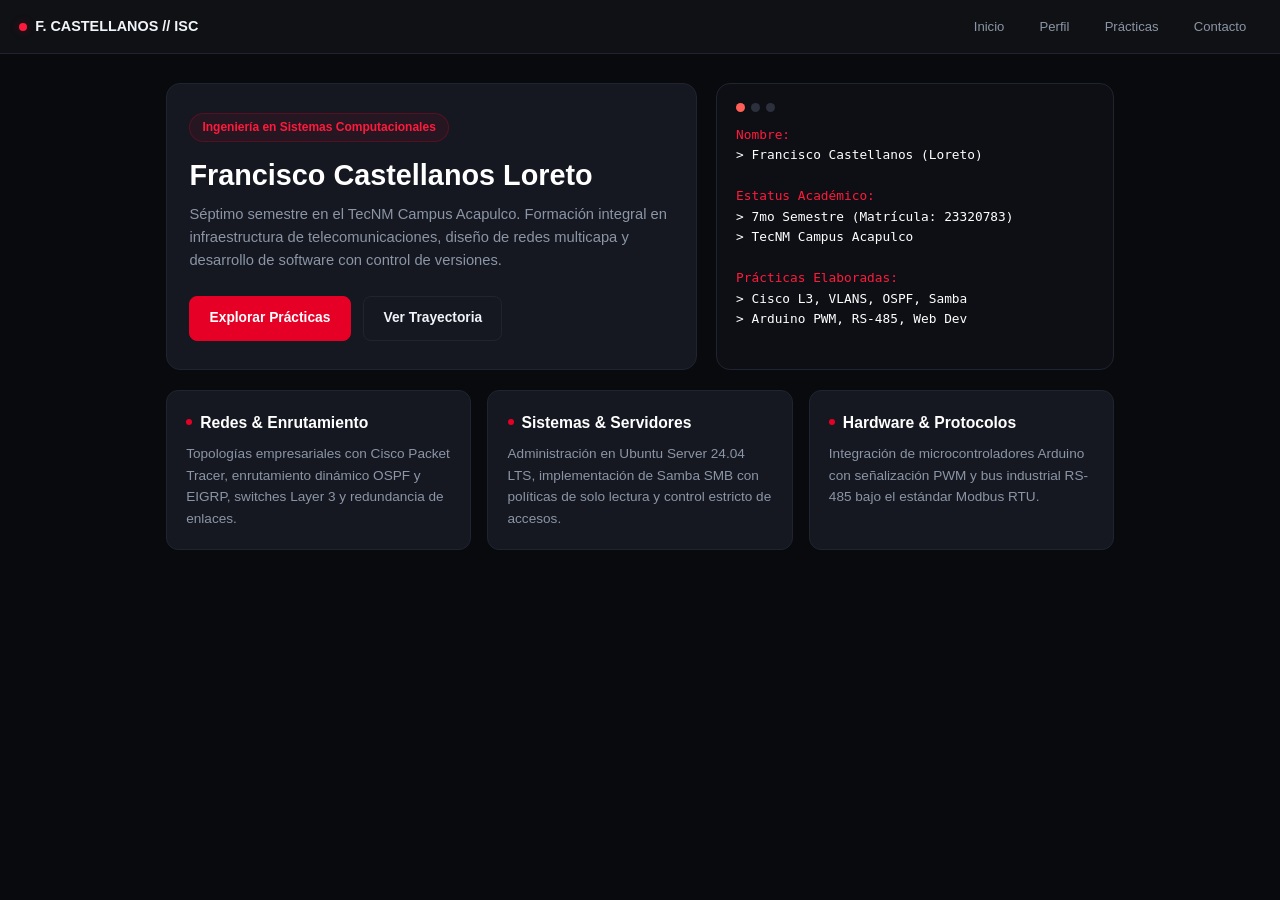
<file: index.html>
<!DOCTYPE html>
<html lang="es">
<head>
    <meta charset="UTF-8">
    <meta name="viewport" content="width=device-width, initial-scale=1.0">
    <title>Francisco Castellanos | ISC Portfolio</title>
    <link rel="stylesheet" href="estilos.css">
    <style>
        html, body { 
            height: 100%; 
            margin: 0; 
            padding: 0; 
            overflow: hidden;
            display: flex;
            flex-direction: column;
        }
        .main-frame {
            flex: 1;
            width: 100%;
            border: none;
        }
    </style>
</head>
<body>

    <header class="nav-shell">
        <div class="nav-brand">
            <span class="brand-dot"></span>
            <span>F. CASTELLANOS // ISC</span>
        </div>
        <ul class="nav-links">
            <li><a href="inicio.html" target="vistaFrame">Inicio</a></li>
            <li><a href="sobre.html" target="vistaFrame">Perfil</a></li>
            <li><a href="portafolio.html" target="vistaFrame">Prácticas</a></li>
            <li><a href="contacto.html" target="vistaFrame">Contacto</a></li>
        </ul>
    </header>

    <iframe name="vistaFrame" class="main-frame" src="inicio.html" title="Visualizador de contenidos"></iframe>

</body>
</html>
</file>
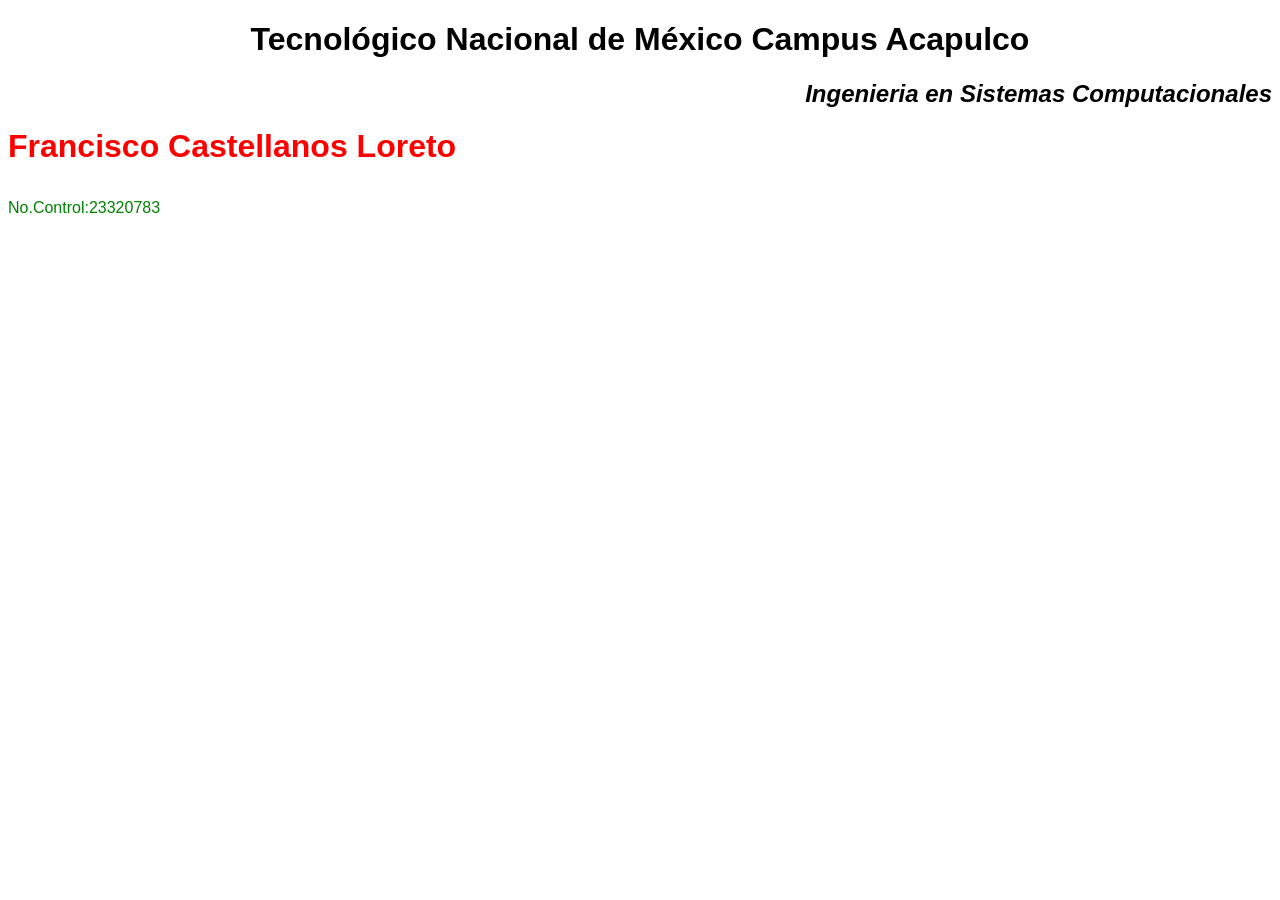
<file: Practica 1/index.html>
<!doctype html>
<html lang="en">
  <head>
    <meta charset="UTF-8" />
    <meta name="viewport" content="width=device-width, initial-scale=1.0" />
    <title>Practica 1</title>
    <style>
      body {
        font-family: arial;
        color: black;
      }
    </style>
  </head>
  <body>
    <h1 align="center">Tecnológico Nacional de México Campus Acapulco</h1>
    <h2 align="right"><i>Ingenieria en Sistemas Computacionales</i></h2>
    <h3><b> <font size="6" color="red">Francisco Castellanos Loreto</b></h3>
    <font size="3" color="green">No.Control:23320783</font>
  </body>
</html>
</file>
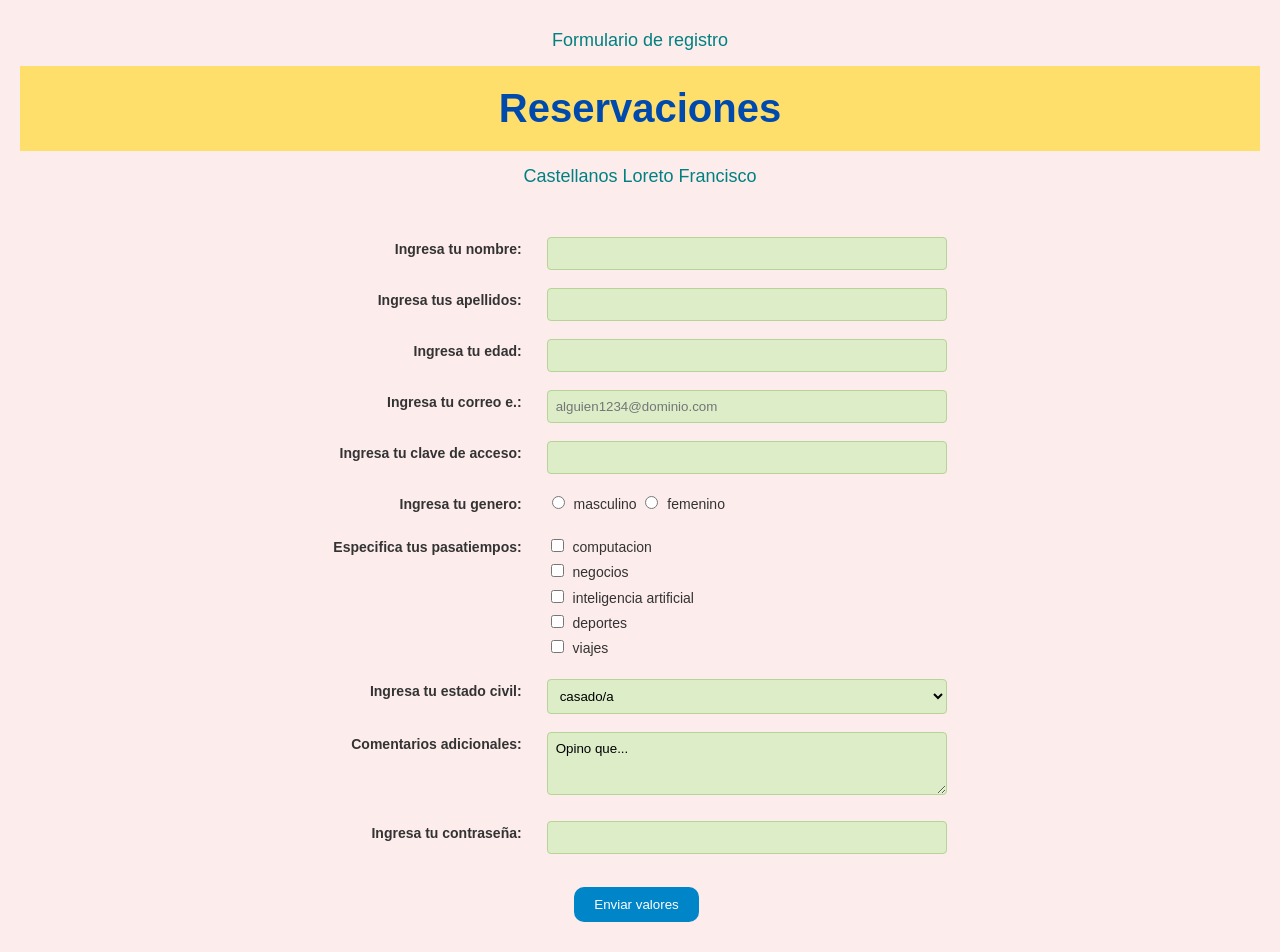
<file: Practica 4/index.html>
<!DOCTYPE html>
<html lang="es">
  <head>
    <meta charset="UTF-8">
    <meta name="viewport" content="width=device-width, initial-scale=1.0">
    <title>Practica 4 - Formulario</title>

    <style>
      * {
        box-sizing: border-box;
        font-family: Arial, Helvetica, sans-serif; 
      }
      
      body {
        background-color: #fceceb;
        margin: 0;
        padding: 20px;
      }

      header {
        text-align: center;
        font-weight: bold;
        margin-bottom: 40px;
      }

      h2 {
        color: #008080; 
        font-size: 18px;
        margin: 10px 0;
        font-weight: normal;
      }

      div {
        background-color: #ffdf6b;
        padding: 20px;
        margin: 15px 0;
      }

      h1 {
        color: #004aad;
        margin: 0;
        font-size: 40px;
      }

      table {
        margin: 0 auto;
      }

      td {
        padding: 8px;
        vertical-align: top;
        font-size: 14px;
        color: #333;
        line-height: 1.8;
      }

      td:first-child {
        text-align: right;
        padding-right: 15px;
        font-weight: bold;
      }

      input[type="text"],
      input[type="email"],
      input[type="password"],
      select,
      textarea {
        width: 400px;
        padding: 8px;
        background-color: #dcedc8;
        border-radius: 4px;
        border: 1px solid #b5d596;
      }
      
      input[type="radio"],
      input[type="checkbox"] {
        margin-right: 5px;
      }
      
      input[type="submit"] {
        padding: 10px 20px;
        background-color: #0085c8;
        color: #fff;
        border: none;
        border-radius: 10px;
        margin-top: 15px;
        cursor: pointer;
      }
    </style>
  </head>
  <body>
    
    <header>
      <h2>Formulario de registro</h2>
      <div>
        <h1>Reservaciones</h1>
      </div>
      <h2>Castellanos Loreto Francisco</h2>
    </header>

    <form action="">
      <table>
        <tbody>
          <tr>
            <td>Ingresa tu nombre:</td>
            <td><input type="text"></td>
          </tr>
          <tr>
            <td>Ingresa tus apellidos:</td>
            <td><input type="text"></td>
          </tr>
          <tr>
            <td>Ingresa tu edad:</td>
            <td><input type="text"></td>
          </tr>
          <tr>
            <td>Ingresa tu correo e.:</td>
            <td><input type="email" placeholder="alguien1234@dominio.com"></td>
          </tr>
          <tr>
            <td>Ingresa tu clave de acceso:</td>
            <td><input type="password"></td>
          </tr>
          <tr>
            <td>Ingresa tu genero:</td>
            <td>
              <input type="radio" name="genero" value="masculino" id="masculino"> <label for="masculino">masculino</label>
              <input type="radio" name="genero" value="femenino" id="femenino"> <label for="femenino">femenino</label>
            </td>
          </tr>
          <tr>
            <td>Especifica tus pasatiempos:</td>
            <td>
              <input type="checkbox" id="computacion"> <label for="computacion">computacion</label><br>
              <input type="checkbox" id="negocios"> <label for="negocios">negocios</label><br>
              <input type="checkbox" id="ia"> <label for="ia">inteligencia artificial</label><br>
              <input type="checkbox" id="deportes"> <label for="deportes">deportes</label><br>
              <input type="checkbox" id="viajes"> <label for="viajes">viajes</label>
            </td>
          </tr>
          <tr>
            <td>Ingresa tu estado civil:</td>
            <td>
              <select name="estado_civil">
                <option value="casado/a">casado/a</option>
                <option value="soltero/a">soltero/a</option>
              </select>
            </td>
          </tr>
          <tr>
            <td>Comentarios adicionales:</td>
            <td>
              <textarea rows="3">Opino que... </textarea>
            </td>
          </tr>
          <tr>
            <td>Ingresa tu contraseña:</td>
            <td><input type="password"></td>
          </tr>
          <tr>
            <td colspan="2" style="text-align: center;">
              <input type="submit" value="Enviar valores">
            </td>
          </tr>
        </tbody>
      </table>
    </form>

  </body>
</html>
</file>
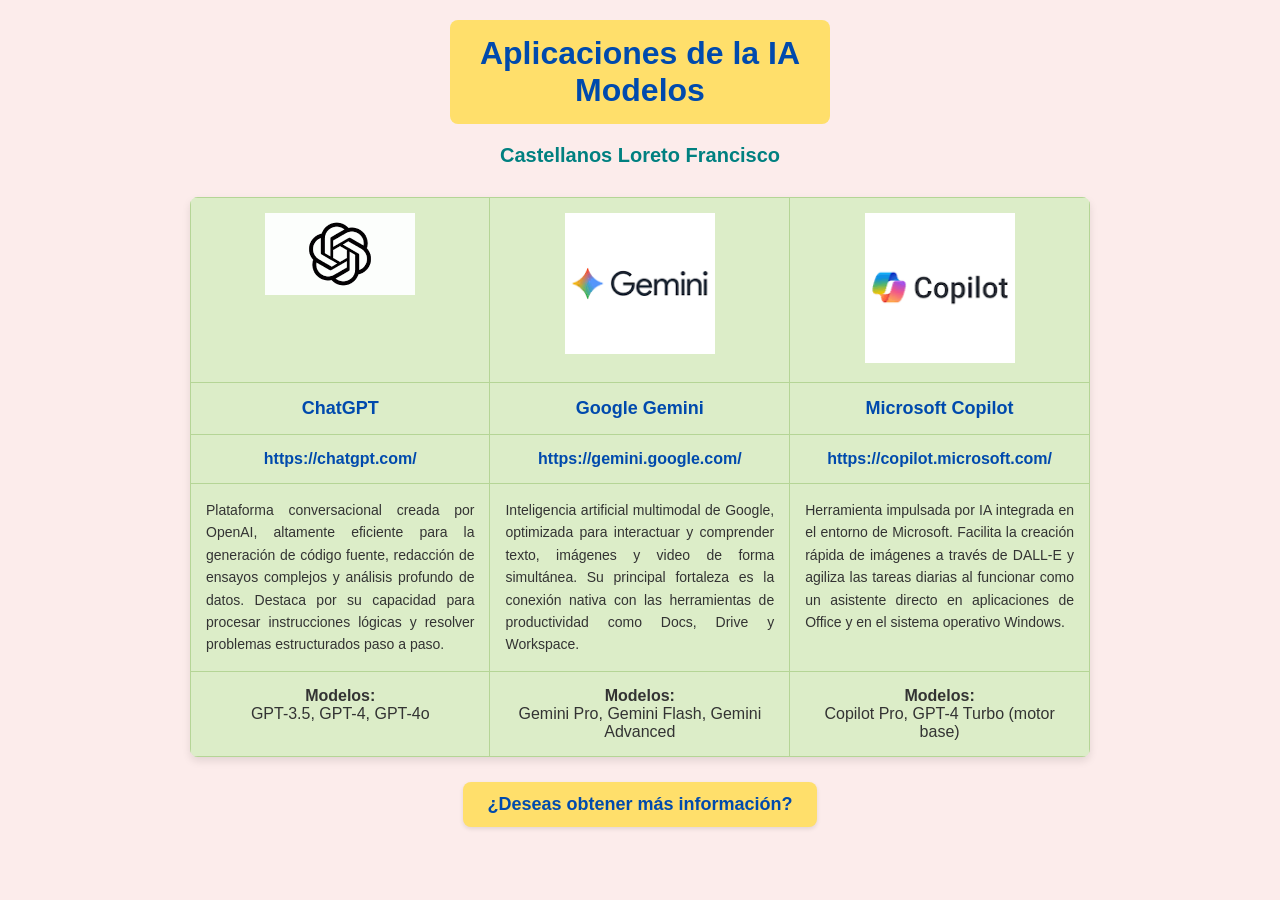
<file: Practica 5/index.html>
<!doctype html>
<html lang="es">
  <head>
    <meta charset="UTF-8" />
    <meta name="viewport" content="width=device-width, initial-scale=1.0" />
    <title>Práctica 5 - Modelos de IA</title>
    
    <style>
      * {
        box-sizing: border-box;
        font-family: Arial, Helvetica, sans-serif; 
      }

      body {
        background-color: #fceceb; 
        color: #333;
        margin: 0;
        padding: 20px;
      }

      .encabezado {
        text-align: center;
        margin-bottom: 30px;
      }

      .caja-titulo {
        background-color: #ffdf6b; 
        padding: 15px 30px;
        display: inline-block;
        border-radius: 8px;
        margin-bottom: 10px;
      }

      h1 {
        margin: 0;
        font-size: 32px;
        color: #004aad;
      }

      h3.autor {
        font-size: 20px;
        color: #008080;
        margin: 10px 0 0 0;
      }

      main {
        width: 900px;
        display: flex;
        justify-content: center;
        flex-direction: column;
        align-items: center;
        margin: auto;
      }

      table {
        border-collapse: collapse;
        width: 100%;
        background-color: #dcedc8; 
        border-radius: 8px;
        overflow: hidden;
        box-shadow: 0 4px 8px rgba(0,0,0,0.1);
      }

      td {
        padding: 15px;
        border: 1px solid #b5d596;
        vertical-align: top;
        text-align: center;
      }

      .titulo-ia {
        font-size: 18px;
        font-weight: bold;
        color: #004aad;
      }

      .descripcion {
        text-align: justify;
        font-size: 14px;
        line-height: 1.6;
      }

      a {
        color: #004aad;
        text-decoration: none;
        font-weight: bold;
      }

      a:hover {
        text-decoration: underline;
        color: #0085c8;
      }
      
      .link-info {
        display: inline-block;
        margin-top: 25px;
        font-size: 18px;
        padding: 12px 24px;
        background-color: #ffdf6b;
        color: #004aad;
        border-radius: 8px;
        font-weight: bold;
        box-shadow: 0 2px 4px rgba(0,0,0,0.1);
      }

      .link-info:hover {
        background-color: #ffd447;
        text-decoration: none;
      }
    </style>
  </head>
  <body>
    
    <div class="encabezado">
      <div class="caja-titulo">
        <h1>Aplicaciones de la IA <br />Modelos</h1>
      </div>
      <h3 class="autor">Castellanos Loreto Francisco</h3>
    </div>

    <main>
      <center>
        <table>
          <tr>
            <td width="300px">
              <img width="150px" src="./1.png" alt="ChatGPT" />
            </td>
            <td width="300px">
              <img width="150px" src="./2.png" alt="Gemini" />
            </td>
            <td width="300px">
              <img width="150px" src="./3.png" alt="Copilot" />
            </td>
          </tr>
          
          <tr>
            <td class="titulo-ia">ChatGPT</td>
            <td class="titulo-ia">Google Gemini</td>
            <td class="titulo-ia">Microsoft Copilot</td>
          </tr>
          
          <tr>
            <td><a href="https://chatgpt.com/" target="_blank">https://chatgpt.com/</a></td>
            <td><a href="https://gemini.google.com/" target="_blank">https://gemini.google.com/</a></td>
            <td><a href="https://copilot.microsoft.com/" target="_blank">https://copilot.microsoft.com/</a></td>
          </tr>
          
          <tr>
            <td class="descripcion">
              Plataforma conversacional creada por OpenAI, altamente eficiente para la generación de código fuente, redacción de ensayos complejos y análisis profundo de datos. Destaca por su capacidad para procesar instrucciones lógicas y resolver problemas estructurados paso a paso.
            </td>
            <td class="descripcion">
              Inteligencia artificial multimodal de Google, optimizada para interactuar y comprender texto, imágenes y video de forma simultánea. Su principal fortaleza es la conexión nativa con las herramientas de productividad como Docs, Drive y Workspace.
            </td>
            <td class="descripcion">
              Herramienta impulsada por IA integrada en el entorno de Microsoft. Facilita la creación rápida de imágenes a través de DALL-E y agiliza las tareas diarias al funcionar como un asistente directo en aplicaciones de Office y en el sistema operativo Windows.
            </td>
          </tr>
          
          <tr>
            <td><strong>Modelos:</strong><br>GPT-3.5, GPT-4, GPT-4o</td>
            <td><strong>Modelos:</strong><br>Gemini Pro, Gemini Flash, Gemini Advanced</td>
            <td><strong>Modelos:</strong><br>Copilot Pro, GPT-4 Turbo (motor base)</td>
          </tr>
        </table>
      </center>
      
      <a class="link-info" href="masinfo.html"> ¿Deseas obtener más información? </a>
    </main>
  </body>
</html>
</file>
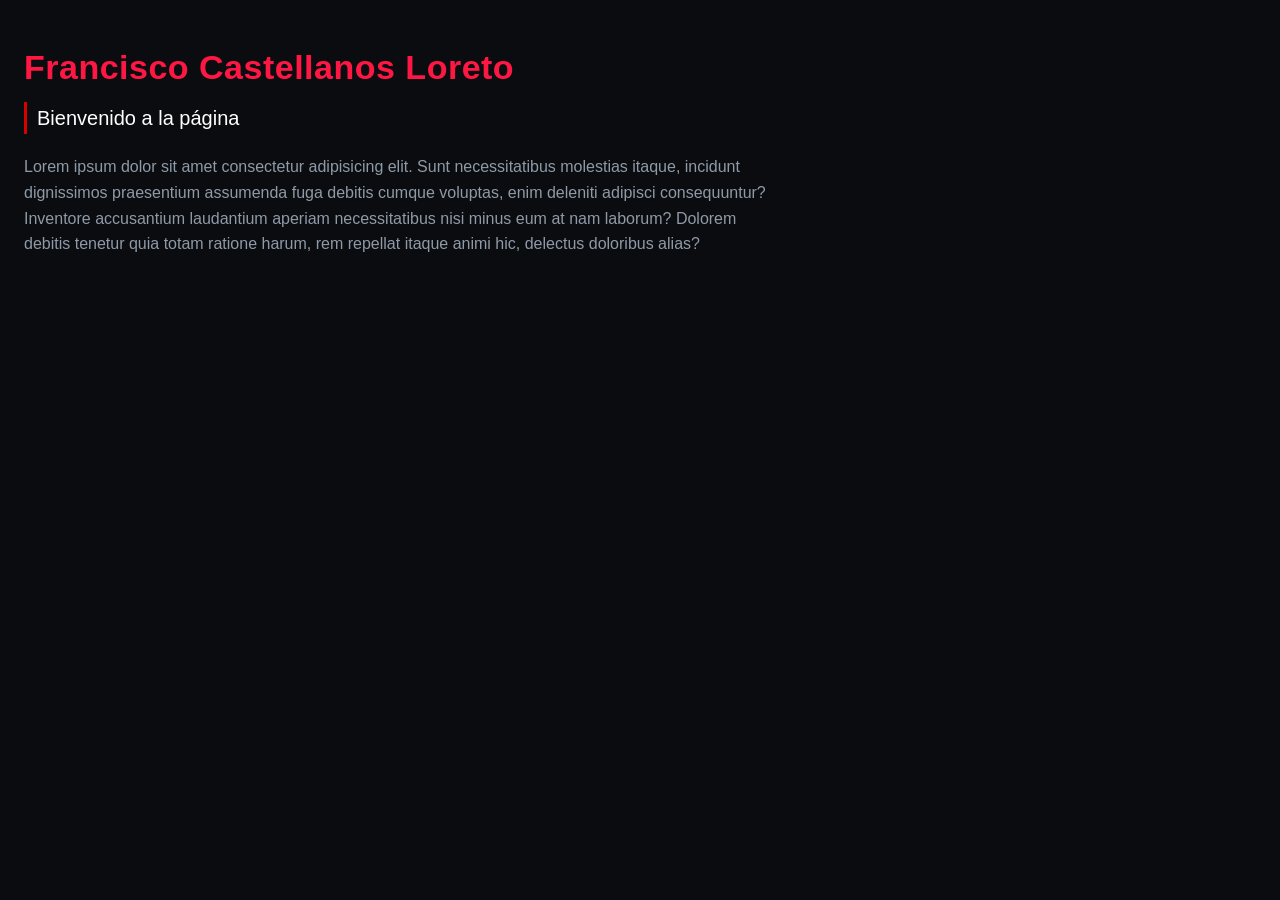
<file: Practica 6/index.html>
<!DOCTYPE html>
<html lang="es">
<head>
    <meta charset="UTF-8">
    <meta name="viewport" content="width=device-width, initial-scale=1.0">
    <title>Media Queries | Francisco Castellanos Loreto</title>
    <style>
        * {
            box-sizing: border-box;
            margin: 0;
            padding: 0;
        }

        body {
            font-family: -apple-system, BlinkMacSystemFont, "Segoe UI", Roboto, Helvetica, Arial, sans-serif;
            line-height: 1.6;
            padding: 40px 24px;
            transition: background-color 0.3s ease;
        }

        /* Pantallas de escritorio (801px en adelante) */
        body {
            background-color: #0b0c10;
            color: #c5c6c7;
        }

        h1 {
            font-family: Helvetica, Geneva, Arial, sans-serif;
            color: #ff1744; /* Rojo intenso */
            font-size: 34px;
            margin-bottom: 8px;
            letter-spacing: 0.5px;
        }

        h2 {
            color: #ffffff;
            font-size: 20px;
            font-weight: 500;
            margin-bottom: 20px;
            border-left: 3px solid #d50000;
            padding-left: 10px;
        }

        p {
            max-width: 750px;
            color: #8f9aa7;
            font-size: 16px;
        }

        /* Tablets / Pantallas medianas (550px a 800px) */
        @media (max-width: 800px) and (min-width: 550px) {
            body { 
                background-color: #14171d; 
            }

            h1 {
                font-family: Helvetica, Geneva, Arial, sans-serif;
                color: #d50000;
                font-size: 42px;
            }

            h2 {
                color: #e6edf3;
                font-size: 22px;
                border-left-color: #ff1744;
            }

            p {
                color: #9da7b3;
                font-size: 15px;
            }
        }
        
        /* Dispositivos móviles (hasta 550px) */
        @media (max-width: 550px) {
            body {
                background-color: #07080a;
                padding: 24px 16px;
            }

            h1 {
                font-family: Helvetica, Geneva, Arial, sans-serif;
                color: #ff1744;
                font-size: 28px;
            }

            h2 {
                color: #f0f2f5;
                font-size: 18px;
            }

            p {
                color: #8b949e;
                font-size: 14px;
            }
        }
    </style>
</head>
<body>
    <h1>Francisco Castellanos Loreto</h1>
    <h2>Bienvenido a la página</h2>
    <p>Lorem ipsum dolor sit amet consectetur adipisicing elit. Sunt necessitatibus molestias itaque, incidunt dignissimos praesentium assumenda fuga debitis cumque voluptas, enim deleniti adipisci consequuntur? Inventore accusantium laudantium aperiam necessitatibus nisi minus eum at nam laborum? Dolorem debitis tenetur quia totam ratione harum, rem repellat itaque animi hic, delectus doloribus alias?</p>
</body>
</html>
</file>
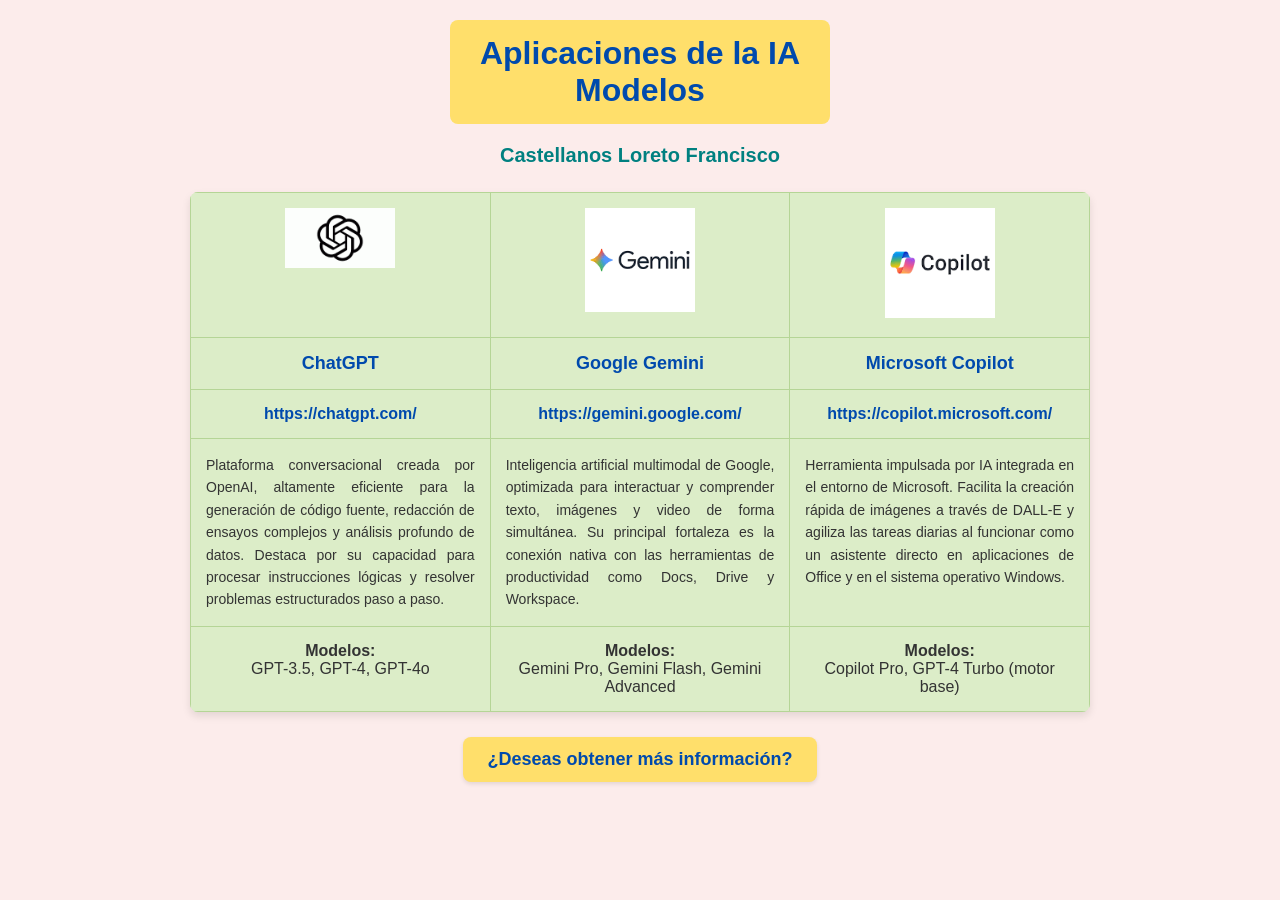
<file: Practica 7/index.html>
<!doctype html>
<html lang="es">
  <head>
    <meta charset="UTF-8" />
    <meta name="viewport" content="width=device-width, initial-scale=1.0" />
    <title>Práctica 7</title>
    
    <style>
      * {
        box-sizing: border-box;
        font-family: Arial, Helvetica, sans-serif; 
      }

      body {
        background-color: #fceceb; 
        color: #333; 
        margin: 0; 
        padding: 20px;
      }

      .encabezado {
        text-align: center;
        margin-bottom: 25px;
      }

      .caja-titulo {
        background-color: #ffdf6b; 
        padding: 15px 30px;
        display: inline-block;
        border-radius: 8px;
        margin-bottom: 10px;
      }

      h1 {
        margin: 0;
        font-size: 32px;
        color: #004aad;
      }

      h3.autor {
        font-size: 20px;
        color: #008080;
        margin: 10px 0 0 0;
      }

      main {
        max-width: 900px;
        width: 100%;
        display: flex;
        justify-content: center;
        flex-direction: column;
        align-items: center;
        margin: auto;
      }

      table {
        border-collapse: collapse;
        width: 100%;
        table-layout: fixed;
        background-color: #dcedc8; 
        border-radius: 8px;
        overflow: hidden;
        box-shadow: 0 4px 8px rgba(0,0,0,0.1);
      }

      td {
        width: 33.33%;
        padding: 15px;
        border: 1px solid #b5d596;
        vertical-align: top;
        text-align: center;
        word-break: break-word;
      }

      img {
        width: 110px;
        max-width: 100%;
        height: auto;
      }

      .titulo-ia {
        font-size: 18px;
        font-weight: bold;
        color: #004aad;
      }

      .descripcion {
        text-align: justify;
        font-size: 14px;
        line-height: 1.6;
      }

      a {
        color: #004aad;
        text-decoration: none;
        font-weight: bold;
      }

      a:hover {
        text-decoration: underline;
        color: #0085c8;
      }
      
      .link-info {
        display: inline-block;
        margin-top: 25px;
        font-size: 18px;
        padding: 12px 24px;
        background-color: #ffdf6b;
        color: #004aad;
        border-radius: 8px;
        font-weight: bold;
        box-shadow: 0 2px 4px rgba(0,0,0,0.1);
      }

      .link-info:hover {
        background-color: #ffd447;
        text-decoration: none;
      }

      @media (max-width: 800px) {
        body {
          padding: 10px 6px;
        }

        .encabezado {
          margin-bottom: 15px;
        }

        .caja-titulo {
          padding: 8px 16px;
        }

        h1 {
          font-size: 18px;
        }

        h3.autor {
          font-size: 13px;
        }

        table {
          width: 100%;
        }

        td {
          padding: 6px 3px;
          font-size: 10px;
        }

        img {
          width: 45px;
        }

        .titulo-ia {
          font-size: 11px;
        }

        .descripcion {
          font-size: 9.5px;
          line-height: 1.35;
          text-align: left;
        }

        a {
          font-size: 8.5px;
          word-break: break-all;
        }

        .link-info {
          font-size: 13px;
          padding: 10px 18px;
          margin-top: 18px;
          text-align: center;
        }
      }

      @media (orientation: landscape) and (max-height: 500px) {
        body {
          padding: 10px;
        }

        .encabezado {
          margin-bottom: 12px;
        }

        .caja-titulo {
          padding: 6px 15px;
          margin-bottom: 4px;
        }

        h1 {
          font-size: 18px;
        }

        h3.autor {
          font-size: 13px;
          margin: 4px 0 0 0;
        }

        td {
          padding: 8px;
          font-size: 11px;
        }

        img {
          width: 65px;
        }

        .titulo-ia {
          font-size: 13px;
        }

        .descripcion {
          font-size: 11px;
          line-height: 1.35;
          text-align: justify;
        }

        a {
          font-size: 10px;
          word-break: break-all;
        }

        .link-info {
          margin-top: 15px;
          padding: 8px 16px;
          font-size: 13px;
        }
      }
    </style>
  </head>
  <body>
    
    <div class="encabezado">
      <div class="caja-titulo">
        <h1>Aplicaciones de la IA <br />Modelos</h1>
      </div>
      <h3 class="autor">Castellanos Loreto Francisco</h3>
    </div>

    <main>
      <center>
        <table>
          <tr>
            <td>
              <img src="./1.png" alt="ChatGPT" />
            </td>
            <td>
              <img src="./2.png" alt="Gemini" />
            </td>
            <td>
              <img src="./3.png" alt="Copilot" />
            </td>
          </tr>
          
          <tr>
            <td class="titulo-ia">ChatGPT</td>
            <td class="titulo-ia">Google Gemini</td>
            <td class="titulo-ia">Microsoft Copilot</td>
          </tr>
          
          <tr>
            <td><a href="https://chatgpt.com/" target="_blank">https://chatgpt.com/</a></td>
            <td><a href="https://gemini.google.com/" target="_blank">https://gemini.google.com/</a></td>
            <td><a href="https://copilot.microsoft.com/" target="_blank">https://copilot.microsoft.com/</a></td>
          </tr>
          
          <tr>
            <td class="descripcion">
              Plataforma conversacional creada por OpenAI, altamente eficiente para la generación de código fuente, redacción de ensayos complejos y análisis profundo de datos. Destaca por su capacidad para procesar instrucciones lógicas y resolver problemas estructurados paso a paso.
            </td>
            <td class="descripcion">
              Inteligencia artificial multimodal de Google, optimizada para interactuar y comprender texto, imágenes y video de forma simultánea. Su principal fortaleza es la conexión nativa con las herramientas de productividad como Docs, Drive y Workspace.
            </td>
            <td class="descripcion">
              Herramienta impulsada por IA integrada en el entorno de Microsoft. Facilita la creación rápida de imágenes a través de DALL-E y agiliza las tareas diarias al funcionar como un asistente directo en aplicaciones de Office y en el sistema operativo Windows.
            </td>
          </tr>
          
          <tr>
            <td><strong>Modelos:</strong><br>GPT-3.5, GPT-4, GPT-4o</td>
            <td><strong>Modelos:</strong><br>Gemini Pro, Gemini Flash, Gemini Advanced</td>
            <td><strong>Modelos:</strong><br>Copilot Pro, GPT-4 Turbo (motor base)</td>
          </tr>
        </table>
      </center>
      
      <a class="link-info" href="masinfo.html"> ¿Deseas obtener más información? </a>
    </main>
  </body>
</html>
</file>
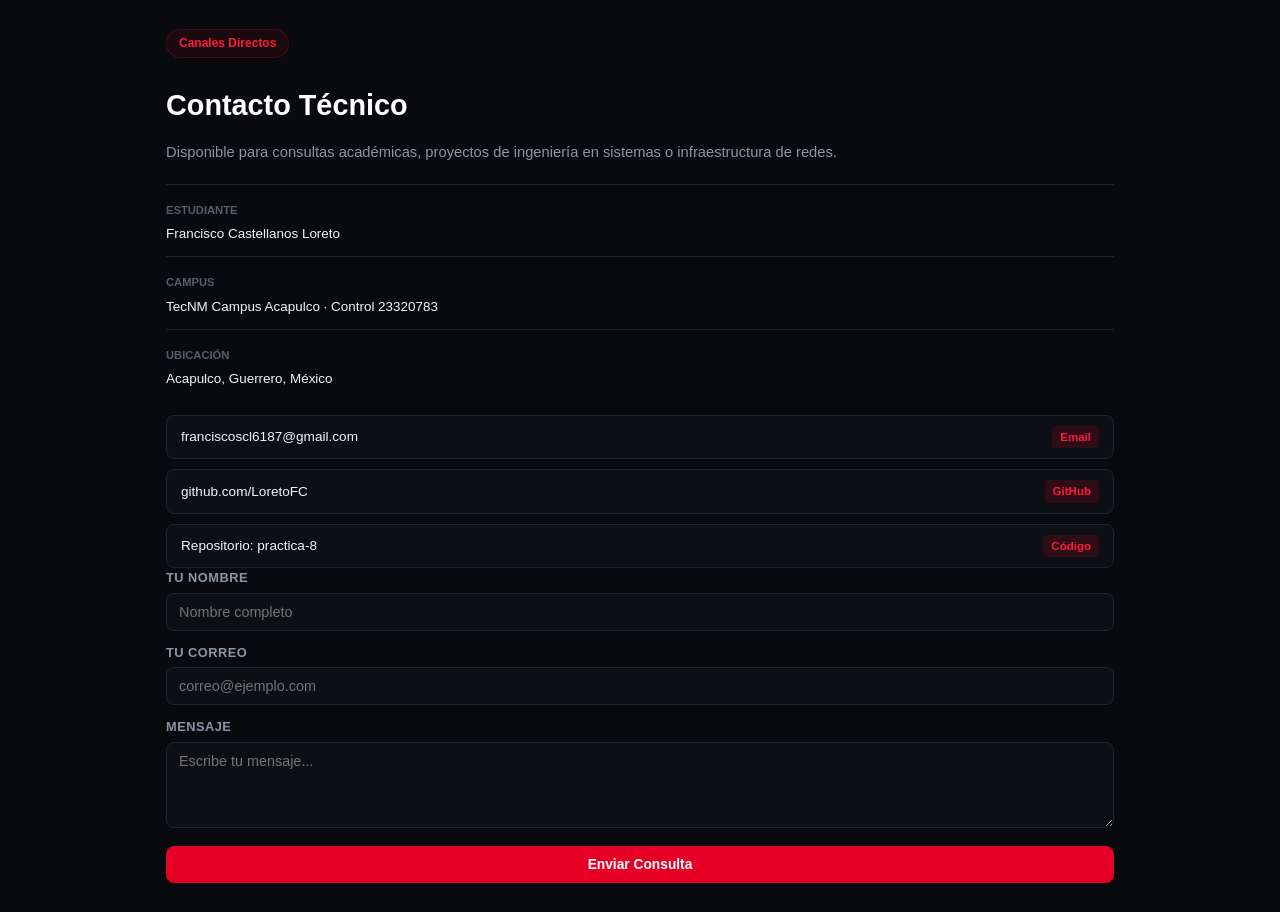
<file: contacto.html>
<!doctype html>
<html lang="es">
<head>
    <meta charset="UTF-8">
    <meta name="viewport" content="width=device-width, initial-scale=1.0">
    <title>Contacto | Francisco Castellanos Loreto</title>
    <link rel="stylesheet" href="estilos.css">
    <style>
        .contact-links {
            display: flex;
            flex-direction: column;
            gap: 10px;
            margin-top: 14px;
        }
        .contact-btn {
            display: flex;
            align-items: center;
            justify-content: space-between;
            background: #0d0f14;
            border: 1px solid var(--border-dim);
            color: var(--text-main);
            text-decoration: none;
            padding: 10px 14px;
            border-radius: 8px;
            font-size: 0.85rem;
            transition: all 0.2s ease;
            word-break: break-all;
        }
        .contact-btn:hover {
            border-color: var(--red-accent);
            color: #ffffff;
            background: var(--bg-card-hover);
        }
        .contact-btn span.badge {
            background: rgba(230, 0, 38, 0.15);
            color: var(--red-bright);
            padding: 2px 8px;
            border-radius: 4px;
            font-size: 0.72rem;
            font-weight: 600;
            white-space: nowrap;
        }
        /* Corrección para que los inputs no se salgan ni se encimen */
        .form-block {
            display: flex;
            flex-direction: column;
            gap: 12px;
            width: 100%;
        }
        .form-block label {
            font-size: 0.8rem;
            font-weight: 600;
            color: var(--text-muted);
            text-transform: uppercase;
            letter-spacing: 0.5px;
            margin-bottom: 4px;
            display: block;
        }
        .form-block input,
        .form-block textarea {
            width: 100%;
            background: #0d0f14;
            border: 1px solid var(--border-dim);
            color: #ffffff;
            padding: 10px 12px;
            border-radius: 8px;
            font-size: 0.9rem;
            font-family: inherit;
            display: block;
        }
        .form-block input:focus,
        .form-block textarea:focus {
            outline: none;
            border-color: var(--red-accent);
        }
    </style>
</head>
<body>
    <main class="workspace">
        <div class="contact-grid">
            
            <!-- Tarjeta de Información y Enlaces Directos -->
            <div class="contact-card">
                <span class="bento-badge">Canales Directos</span>
                <h1 style="font-size: 1.8rem; margin: 0.5rem 0 0.8rem; color: #fff;">Contacto Técnico</h1>
                <p style="color: var(--text-muted); font-size: 0.92rem; margin-bottom: 1.2rem;">
                    Disponible para consultas académicas, proyectos de ingeniería en sistemas o infraestructura de redes.
                </p>
                
                <div class="meta-row">
                    <span class="meta-label">Estudiante</span>
                    <p class="meta-value">Francisco Castellanos Loreto</p>
                </div>
                <div class="meta-row">
                    <span class="meta-label">Campus</span>
                    <p class="meta-value">TecNM Campus Acapulco · Control 23320783</p>
                </div>
                <div class="meta-row">
                    <span class="meta-label">Ubicación</span>
                    <p class="meta-value">Acapulco, Guerrero, México</p>
                </div>

                <div class="contact-links">
                    <a href="mailto:franciscoscl6187@gmail.com" class="contact-btn">
                        <span>franciscoscl6187@gmail.com</span>
                        <span class="badge">Email</span>
                    </a>
                    <a href="https://github.com/LoretoFC" target="_blank" rel="noopener noreferrer" class="contact-btn">
                        <span>github.com/LoretoFC</span>
                        <span class="badge">GitHub</span>
                    </a>
                    <a href="https://github.com/LoretoFC/practica-8" target="_blank" rel="noopener noreferrer" class="contact-btn">
                        <span>Repositorio: practica-8</span>
                        <span class="badge">Código</span>
                    </a>
                </div>
            </div>

            <!-- Formulario con espaciado vertical corregido -->
            <div class="contact-card">
                <form action="#" method="post" onsubmit="event.preventDefault(); alert('Mensaje registrado.');" class="form-block">
                    <div>
                        <label for="name">Tu Nombre</label>
                        <input type="text" id="name" placeholder="Nombre completo" required>
                    </div>
                    <div>
                        <label for="email">Tu Correo</label>
                        <input type="email" id="email" placeholder="correo@ejemplo.com" required>
                    </div>
                    <div>
                        <label for="msg">Mensaje</label>
                        <textarea id="msg" rows="4" placeholder="Escribe tu mensaje..." required></textarea>
                    </div>
                    <button type="submit" class="btn-pill" style="cursor: pointer; width: 100%; justify-content: center; margin-top: 6px;">
                        Enviar Consulta
                    </button>
                </form>
            </div>

        </div>
    </main>
</body>
</html>
</file>
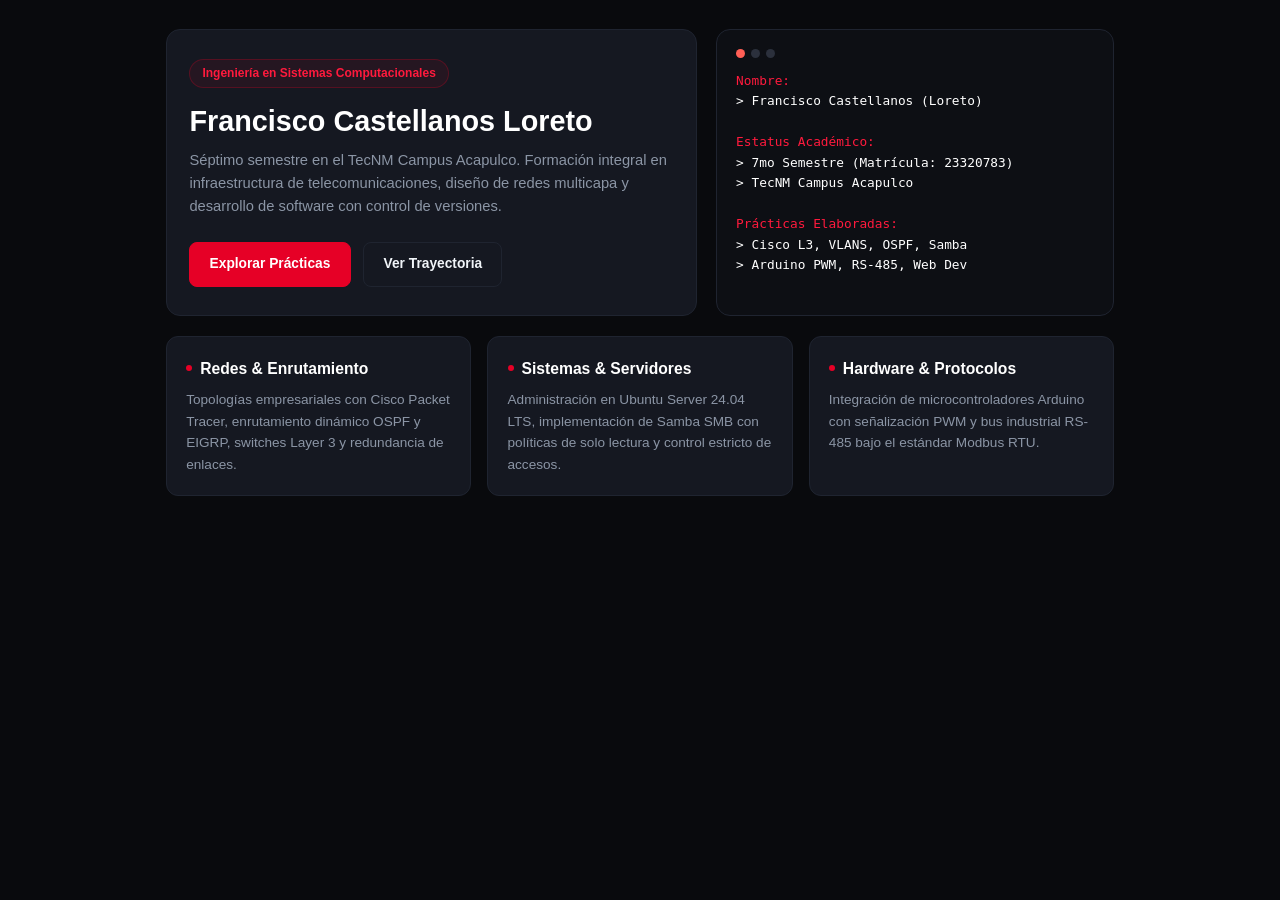
<file: inicio.html>
<!doctype html>
<html lang="es">
<head>
    <meta charset="UTF-8">
    <meta name="viewport" content="width=device-width, initial-scale=1.0">
    <title>Inicio</title>
    <link rel="stylesheet" href="estilos.css">
</head>
<body>
    <main class="workspace">
        
        <!-- BENTO ROW 1: Hero + Terminal Box -->
        <section class="bento-hero">
            <div class="bento-card">
                <span class="bento-badge">Ingeniería en Sistemas Computacionales</span>
                <h1>Francisco Castellanos Loreto</h1>
                <p>
                    Séptimo semestre en el TecNM Campus Acapulco. Formación integral en infraestructura de telecomunicaciones, diseño de redes multicapa y desarrollo de software con control de versiones.
                </p>
                <div class="action-cluster">
                    <a class="btn-pill" href="portafolio.html">Explorar Prácticas</a>
                    <a class="btn-pill ghost" href="sobre.html">Ver Trayectoria</a>
                </div>
            </div>

            <div class="terminal-card">
                <div class="terminal-header">
                    <span class="t-dot red"></span>
                    <span class="t-dot"></span>
                    <span class="t-dot"></span>
                </div>
                <div class="terminal-body">
                    <p><span class="cmd">Nombre:</span></p>
                    <p><span class="val">&gt; Francisco Castellanos (Loreto)</span></p>
                    <br>
                    <p><span class="cmd">Estatus Académico:</span></p>
                    <p><span class="val">&gt; 7mo Semestre (Matrícula: 23320783)</span></p>
                    <p><span class="val">&gt; TecNM Campus Acapulco</span></p>
                    <br>
                    <p><span class="cmd">Prácticas Elaboradas:</span></p>
                    <p><span class="val">&gt; Cisco L3, VLANS, OSPF, Samba</span></p>
                    <p><span class="val">&gt; Arduino PWM, RS-485, Web Dev</span></p>
                </div>
            </div>
        </section>

        <!-- BENTO ROW 2: Módulos de especialidad -->
        <section class="quad-grid">
            <div class="quad-item">
                <h3>Redes & Enrutamiento</h3>
                <p>Topologías empresariales con Cisco Packet Tracer, enrutamiento dinámico OSPF y EIGRP, switches Layer 3 y redundancia de enlaces.</p>
            </div>
            <div class="quad-item">
                <h3>Sistemas & Servidores</h3>
                <p>Administración en Ubuntu Server 24.04 LTS, implementación de Samba SMB con políticas de solo lectura y control estricto de accesos.</p>
            </div>
            <div class="quad-item">
                <h3>Hardware & Protocolos</h3>
                <p>Integración de microcontroladores Arduino con señalización PWM y bus industrial RS-485 bajo el estándar Modbus RTU.</p>
            </div>
        </section>

    </main>
</body>
</html>
</file>
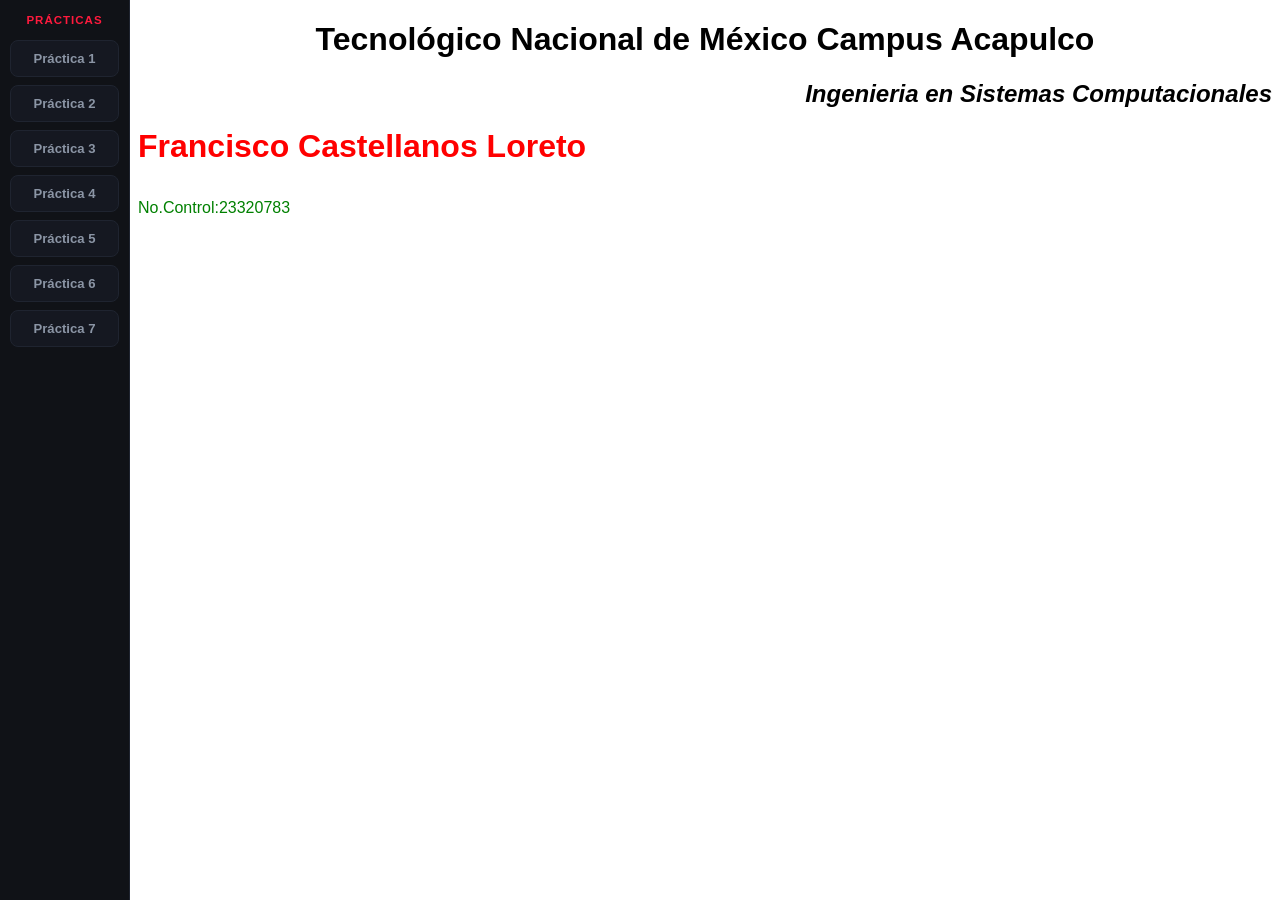
<file: portafolio.html>
<!doctype html>
<html lang="es">
<head>
    <meta charset="UTF-8">
    <meta name="viewport" content="width=device-width, initial-scale=1.0">
    <title>Laboratorio de Prácticas</title>
    <style>
        * {
            box-sizing: border-box;
            margin: 0;
            padding: 0;
        }

        html, body {
            height: 100%;
            width: 100%;
            overflow: hidden;
            background-color: #090a0d;
            font-family: -apple-system, BlinkMacSystemFont, "Segoe UI", Roboto, sans-serif;
        }

        .contenedor-portafolio {
            display: flex;
            height: 100vh;
            width: 100%;
        }

        .sidebar-practicas {
            width: 130px;
            min-width: 110px;
            background-color: #101217;
            border-right: 1px solid #1f2430;
            display: flex;
            flex-direction: column;
            padding: 14px 10px;
            overflow-y: auto;
            flex-shrink: 0;
        }

        .titulo-sidebar {
            font-size: 0.72rem;
            font-weight: 700;
            text-transform: uppercase;
            letter-spacing: 1px;
            color: #ff1a3d;
            margin-bottom: 14px;
            text-align: center;
        }

        .lista-practicas {
            list-style: none;
            display: flex;
            flex-direction: column;
            gap: 8px;
            width: 100%;
        }

        .lista-practicas a {
            display: block;
            text-align: center;
            padding: 10px 6px;
            font-size: 0.82rem;
            font-weight: 600;
            color: #8b95a5;
            text-decoration: none;
            background-color: #151821;
            border: 1px solid #1f2430;
            border-radius: 8px;
            transition: all 0.2s ease;
        }

        .lista-practicas a:hover,
        .lista-practicas a:focus {
            color: #ffffff;
            background-color: #1b202c;
            border-color: #e60026;
            box-shadow: 0 0 10px rgba(230, 0, 38, 0.25);
        }

        .marco-visor {
            flex: 1;
            height: 100%;
            border: none;
            background-color: #ffffff;
        }

        @media (max-width: 480px) {
            .sidebar-practicas {
                width: 95px;
                min-width: 85px;
                padding: 10px 6px;
            }

            .lista-practicas a {
                padding: 8px 4px;
                font-size: 0.76rem;
            }
        }
    </style>
</head>
<body>
    <div class="contenedor-portafolio">
        
        <!-- Menú vertical a la izquierda -->
        <aside class="sidebar-practicas">
            <span class="titulo-sidebar">Prácticas</span>
            <ul class="lista-practicas">
                <li><a href="Practica%201/index.html" target="visorPracticas">Práctica 1</a></li>
                <li><a href="Practica%202/index.html" target="visorPracticas">Práctica 2</a></li>
                <li><a href="Practica%203/index.html" target="visorPracticas">Práctica 3</a></li>
                <li><a href="Practica%204/index.html" target="visorPracticas">Práctica 4</a></li>
                <li><a href="Practica%205/index.html" target="visorPracticas">Práctica 5</a></li>
                <li><a href="Practica%206/index.html" target="visorPracticas">Práctica 6</a></li>
                <li><a href="Practica%207/index.html" target="visorPracticas">Práctica 7</a></li>
            </ul>
        </aside>

        <!-- Visor a la derecha -->
        <iframe name="visorPracticas" class="marco-visor" src="Practica%201/index.html" title="Visualizador de Prácticas"></iframe>

    </div>
</body>
</html>
</file>
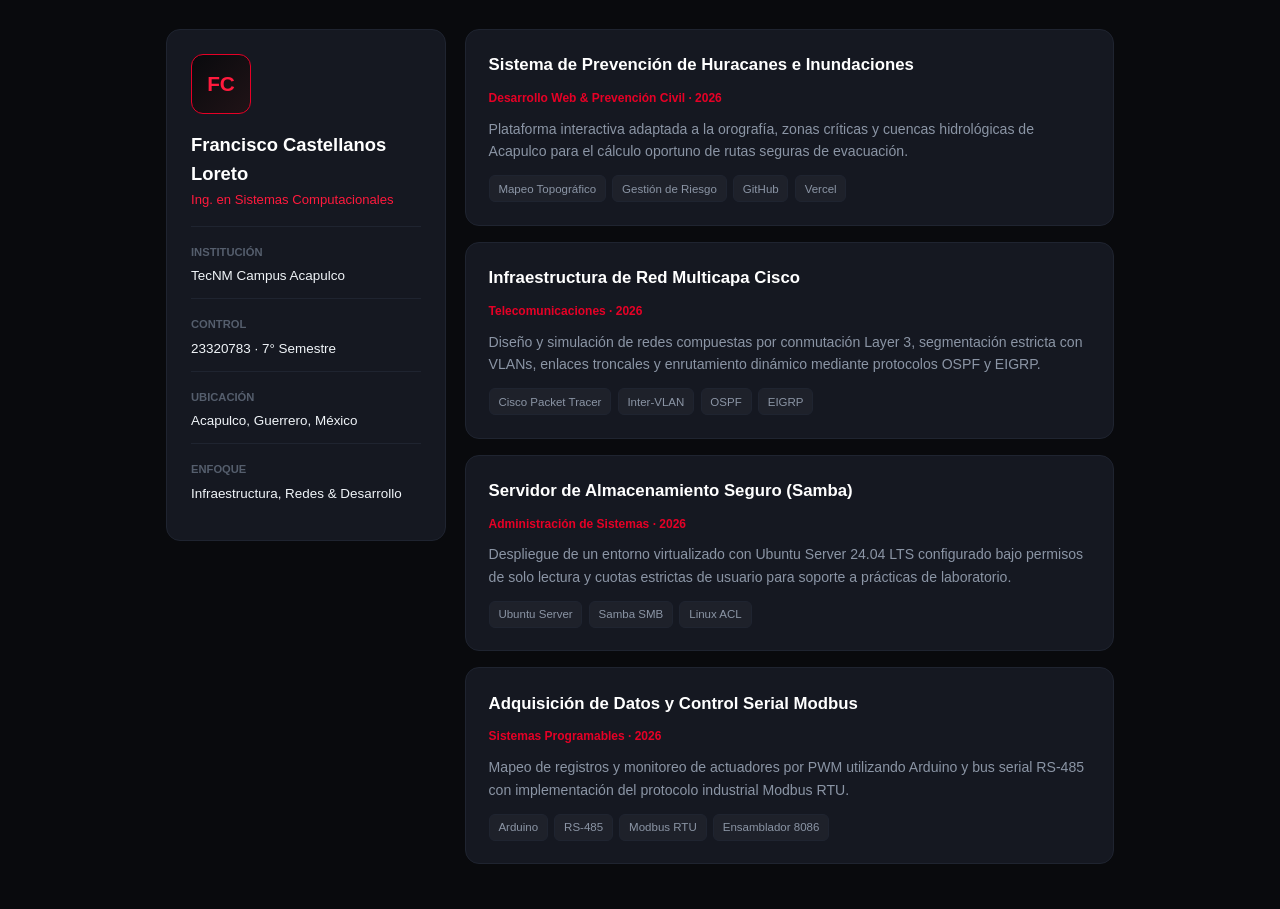
<file: sobre.html>
<!doctype html>
<html lang="es">
<head>
    <meta charset="UTF-8">
    <meta name="viewport" content="width=device-width, initial-scale=1.0">
    <title>Sobre mí | Francisco Castellanos Loreto</title>
    <link rel="stylesheet" href="estilos.css">
</head>
<body>
    <main class="workspace">
        <div class="profile-split">
            
            <!-- Panel Lateral Fijo -->
            <aside class="profile-sidebar">
                <div class="sidebar-avatar">FC</div>
                <h2>Francisco Castellanos Loreto</h2>
                <p class="degree">Ing. en Sistemas Computacionales</p>

                <div class="meta-row">
                    <span class="meta-label">Institución</span>
                    <p class="meta-value">TecNM Campus Acapulco</p>
                </div>
                <div class="meta-row">
                    <span class="meta-label">Control</span>
                    <p class="meta-value">23320783 · 7° Semestre</p>
                </div>
                <div class="meta-row">
                    <span class="meta-label">Ubicación</span>
                    <p class="meta-value">Acapulco, Guerrero, México</p>
                </div>
                <div class="meta-row">
                    <span class="meta-label">Enfoque</span>
                    <p class="meta-value">Infraestructura, Redes & Desarrollo</p>
                </div>
            </aside>

            <!-- Bloques de Proyectos y Experiencia -->
            <section>
                <div class="timeline-block">
                    <h3>Sistema de Prevención de Huracanes e Inundaciones</h3>
                    <span class="period-tag">Desarrollo Web & Prevención Civil · 2026</span>
                    <p>
                        Plataforma interactiva adaptada a la orografía, zonas críticas y cuencas hidrológicas de Acapulco para el cálculo oportuno de rutas seguras de evacuación.
                    </p>
                    <div class="pill-matrix">
                        <span>Mapeo Topográfico</span>
                        <span>Gestión de Riesgo</span>
                        <span>GitHub</span>
                        <span>Vercel</span>
                    </div>
                </div>

                <div class="timeline-block">
                    <h3>Infraestructura de Red Multicapa Cisco</h3>
                    <span class="period-tag">Telecomunicaciones · 2026</span>
                    <p>
                        Diseño y simulación de redes compuestas por conmutación Layer 3, segmentación estricta con VLANs, enlaces troncales y enrutamiento dinámico mediante protocolos OSPF y EIGRP.
                    </p>
                    <div class="pill-matrix">
                        <span>Cisco Packet Tracer</span>
                        <span>Inter-VLAN</span>
                        <span>OSPF</span>
                        <span>EIGRP</span>
                    </div>
                </div>

                <div class="timeline-block">
                    <h3>Servidor de Almacenamiento Seguro (Samba)</h3>
                    <span class="period-tag">Administración de Sistemas · 2026</span>
                    <p>
                        Despliegue de un entorno virtualizado con Ubuntu Server 24.04 LTS configurado bajo permisos de solo lectura y cuotas estrictas de usuario para soporte a prácticas de laboratorio.
                    </p>
                    <div class="pill-matrix">
                        <span>Ubuntu Server</span>
                        <span>Samba SMB</span>
                        <span>Linux ACL</span>
                    </div>
                </div>

                <div class="timeline-block">
                    <h3>Adquisición de Datos y Control Serial Modbus</h3>
                    <span class="period-tag">Sistemas Programables · 2026</span>
                    <p>
                        Mapeo de registros y monitoreo de actuadores por PWM utilizando Arduino y bus serial RS-485 con implementación del protocolo industrial Modbus RTU.
                    </p>
                    <div class="pill-matrix">
                        <span>Arduino</span>
                        <span>RS-485</span>
                        <span>Modbus RTU</span>
                        <span>Ensamblador 8086</span>
                    </div>
                </div>
            </section>

        </div>
    </main>
</body>
</html>
</file>
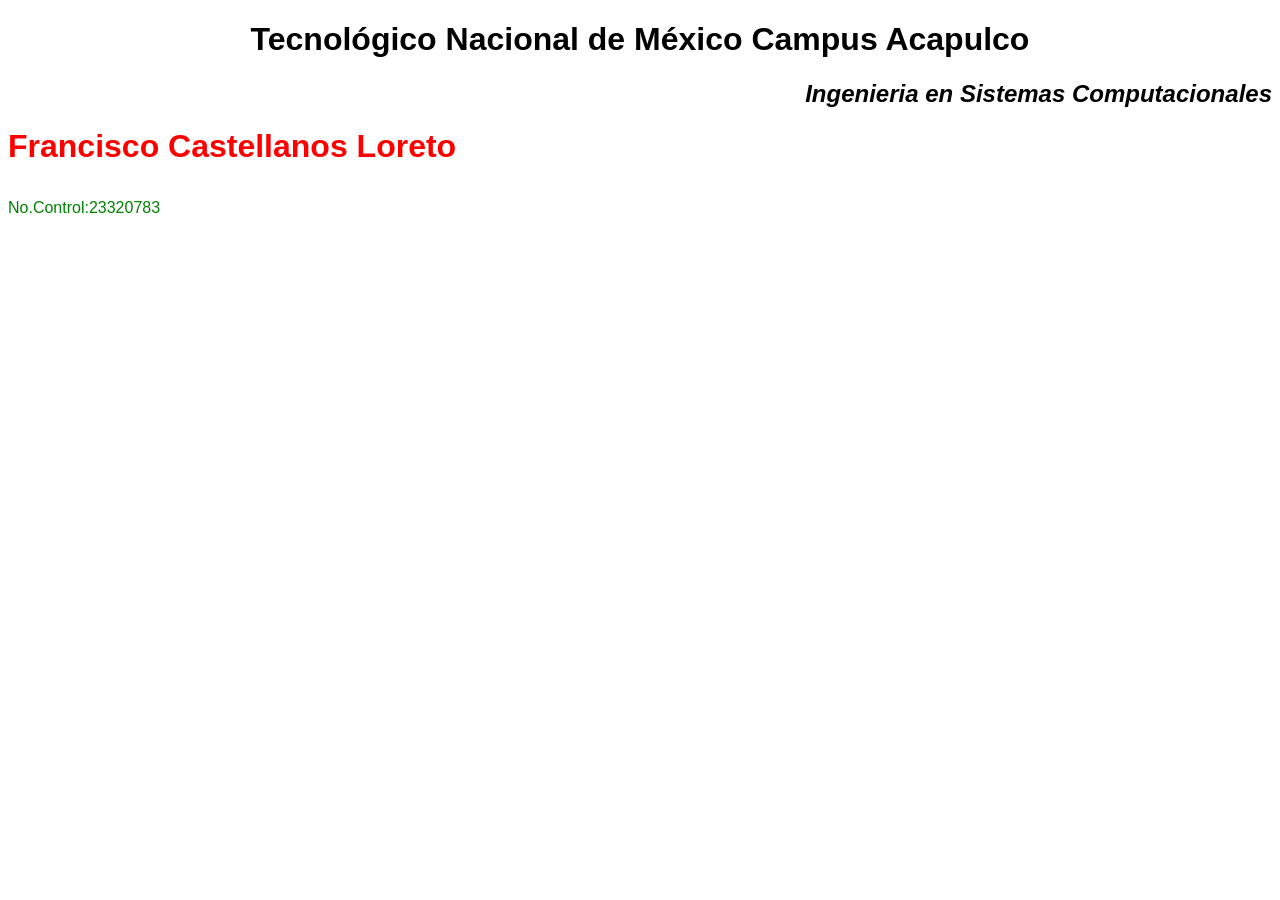
<file: Practica 1/Práctica1.html>
<!doctype html>
<html lang="en">
  <head>
    <meta charset="UTF-8" />
    <meta name="viewport" content="width=device-width, initial-scale=1.0" />
    <title>Practica 1</title>
    <style>
      body {
        font-family: arial;
        color: black;
      }
    </style>
  </head>
  <body>
    <h1 align="center">Tecnológico Nacional de México Campus Acapulco</h1>
    <h2 align="right"><i>Ingenieria en Sistemas Computacionales</i></h2>
    <h3><b> <font size="6" color="red">Francisco Castellanos Loreto</b></h3>
    <font size="3" color="green">No.Control:23320783</font>
  </body>
</html>
</file>
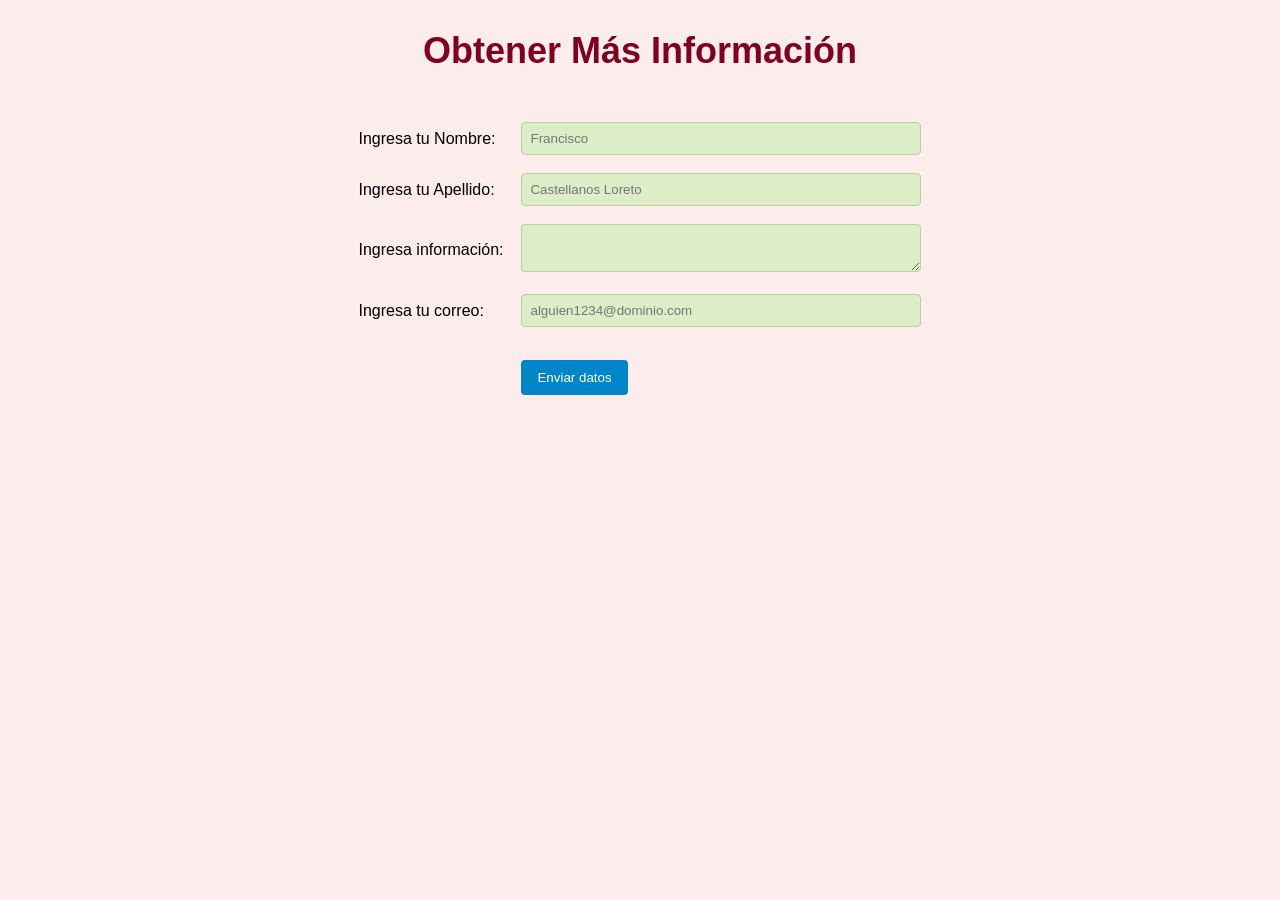
<file: Practica 5/masinfo.html>
<!doctype html>
<html lang="es">
  <head>
    <meta charset="UTF-8" />
    <meta name="viewport" content="width=device-width, initial-scale=1.0" />
    <title>Obtener Más Información</title>

    <style>
      * {
        box-sizing: border-box;
        font-family: Arial, Helvetica, sans-serif; 
      }
      
      body {
        background-color: #fceceb; 
        margin: 0;
        padding: 20px;
      }

      .encabezado {
        text-align: center;
        font-weight: bold;
        margin-bottom: 40px;
      }

      .texto-superior {
        color: #800020; 
        font-size: 36px;
        margin: 10px 0;
      }

      .caja-central {
        background-color: #ffdf6b; 
        padding: 20px;
        margin: 15px 0;
      }

      .caja-central h1 {
        color: #004aad; 
        margin: 0;
        font-size: 40px;
      }

      input[type="text"],
      input[type="email"],
      textarea {
        width: 400px;
        padding: 8px;
        background-color: #dcedc8;
        border-radius: 4px;
        border: 1px solid #b5d596; 
      }
      
      input[type="submit"] {
        padding: 10px 16px;
        background-color: #0085c8;
        color: #fff;
        border: none;
        border-radius: 4px;
        margin-top: 15px;
        cursor: pointer;
      }
      
      table td {
        padding: 8px;
      }
    </style>
  </head>
  <body>
    
    <div class="encabezado">
      <div class="texto-superior">Obtener Más Información</div>
    </div>

    <center>
      <form action="">
        <table>
          <tbody>
            <tr>
              <td>Ingresa tu Nombre:</td>
              <td><input type="text" placeholder="Francisco" /></td>
            </tr>
            <tr>
              <td>Ingresa tu Apellido:</td>
              <td><input type="text" placeholder="Castellanos Loreto" /></td>
            </tr>
            <tr>
              <td>Ingresa información:</td>
              <td>
                <textarea name="" id=""></textarea>
              </td>
            </tr>
            <tr>
              <td>Ingresa tu correo:</td>
              <td><input type="email" placeholder="alguien1234@dominio.com" /></td>
            </tr>
            <tr>
              <td></td>
              <td>
                <input type="submit" value="Enviar datos" />
              </td>
            </tr>
          </tbody>
        </table>
      </form>
    </center>
  </body>
</html>
</file>
<file: estilos.css>
:root {
  --bg-core: #090a0d;
  --bg-surface: #101217;
  --bg-card: #151821;
  --bg-card-hover: #1b202c;
  --border-dim: #1f2430;
  --border-focus: rgba(230, 0, 38, 0.45);

  --text-main: #f1f5f9;
  --text-muted: #8b95a5;
  --text-dark: #555e6d;

  --red-accent: #e60026;
  --red-bright: #ff1a3d;
  --red-glow: rgba(230, 0, 38, 0.28);
  --red-subtle: rgba(230, 0, 38, 0.08);
}

* {
  box-sizing: border-box;
  margin: 0;
  padding: 0;
}

body {
  background-color: var(--bg-core);
  color: var(--text-main);
  font-family: -apple-system, BlinkMacSystemFont, "Segoe UI", Roboto, "Helvetica Neue", sans-serif;
  line-height: 1.6;
  -webkit-font-smoothing: antialiased;
  width: 100%;
  overflow-x: hidden;
}

/* ========================================================
   HEADER & NAVBAR PRINCIPAL (index.html)
   ======================================================== */
.nav-shell {
  background: rgba(16, 18, 23, 0.95);
  backdrop-filter: blur(14px);
  border-bottom: 1px solid var(--border-dim);
  position: sticky;
  top: 0;
  z-index: 1000;
  display: flex;
  align-items: center;
  justify-content: space-between;
  padding: 0.8rem 1.2rem;
  flex-wrap: wrap;
  gap: 10px;
}

.nav-brand {
  display: flex;
  align-items: center;
  gap: 8px;
  font-size: 0.9rem;
  font-weight: 700;
  color: var(--text-main);
  white-space: nowrap;
}

.brand-dot {
  width: 8px;
  height: 8px;
  background-color: var(--red-bright);
  border-radius: 50%;
  box-shadow: 0 0 10px var(--red-glow);
}

.nav-links {
  display: flex;
  gap: 6px;
  list-style: none;
  overflow-x: auto;
  padding-bottom: 2px;
  -webkit-overflow-scrolling: touch;
}

.nav-links a {
  color: var(--text-muted);
  text-decoration: none;
  font-size: 0.82rem;
  font-weight: 500;
  padding: 0.45rem 0.85rem;
  border-radius: 6px;
  transition: all 0.2s ease;
  border: 1px solid transparent;
  white-space: nowrap;
}

.nav-links a:hover,
.nav-links a:focus {
  color: #ffffff;
  background: var(--bg-card);
  border-color: var(--border-dim);
}

/* ========================================================
   CONTENEDOR CENTRAL DE PÁGINAS
   ======================================================== */
.workspace {
  max-width: 980px;
  margin: 0 auto;
  padding: 1.8rem 1rem;
}

/* ========================================================
   BENTO GRID (inicio.html)
   ======================================================== */
.bento-hero {
  display: grid;
  grid-template-columns: 1.6fr 1.2fr;
  gap: 1.2rem;
  margin-bottom: 1.2rem;
}

.bento-card {
  background: var(--bg-card);
  border: 1px solid var(--border-dim);
  border-radius: 14px;
  padding: 1.8rem 1.4rem;
  position: relative;
  overflow: hidden;
}

.bento-badge {
  display: inline-flex;
  align-items: center;
  gap: 6px;
  background: var(--red-subtle);
  color: var(--red-bright);
  border: 1px solid rgba(230, 0, 38, 0.25);
  padding: 0.25rem 0.75rem;
  border-radius: 20px;
  font-size: 0.75rem;
  font-weight: 600;
  margin-bottom: 1rem;
  word-break: break-word;
}

.bento-card h1 {
  font-size: 1.8rem;
  font-weight: 700;
  color: #ffffff;
  margin-bottom: 0.6rem;
  line-height: 1.25;
  word-break: break-word;
}

.bento-card p {
  color: var(--text-muted);
  font-size: 0.92rem;
  line-height: 1.55;
}

.terminal-card {
  background: #0d0f14;
  border: 1px solid var(--border-dim);
  border-radius: 14px;
  padding: 1.2rem;
  font-family: ui-monospace, SFMono-Regular, Menlo, Monaco, Consolas, monospace;
}

.terminal-header {
  display: flex;
  gap: 6px;
  margin-bottom: 0.8rem;
}

.t-dot {
  width: 9px;
  height: 9px;
  border-radius: 50%;
  background: #2b303c;
}
.t-dot.red { background: #ff5f56; }

.terminal-body {
  font-size: 0.8rem;
  color: var(--text-muted);
  word-break: break-word;
}

.terminal-body span.cmd { color: var(--red-bright); }
.terminal-body span.val { color: #ffffff; }

.action-cluster {
  display: flex;
  flex-wrap: wrap;
  gap: 0.8rem;
  margin-top: 1.5rem;
}

.btn-pill {
  display: inline-flex;
  align-items: center;
  justify-content: center;
  gap: 8px;
  background: var(--red-accent);
  color: #ffffff;
  text-decoration: none;
  font-size: 0.86rem;
  font-weight: 600;
  padding: 0.65rem 1.2rem;
  border-radius: 8px;
  transition: all 0.2s ease;
  border: 1px solid var(--red-accent);
}

.btn-pill.ghost {
  background: transparent;
  border-color: var(--border-dim);
  color: var(--text-main);
}

.quad-grid {
  display: grid;
  grid-template-columns: repeat(3, 1fr);
  gap: 1rem;
}

.quad-item {
  background: var(--bg-card);
  border: 1px solid var(--border-dim);
  border-radius: 12px;
  padding: 1.2rem;
}

.quad-item h3 {
  font-size: 0.98rem;
  color: #ffffff;
  margin-bottom: 0.5rem;
  display: flex;
  align-items: center;
  gap: 8px;
}

.quad-item h3::before {
  content: "";
  display: block;
  width: 6px;
  height: 6px;
  background: var(--red-accent);
  border-radius: 50%;
}

.quad-item p {
  font-size: 0.85rem;
  color: var(--text-muted);
}

/* ========================================================
   SOBRE MÍ (sobre.html)
   ======================================================== */
.profile-split {
  display: grid;
  grid-template-columns: 280px 1fr;
  gap: 1.2rem;
}

.profile-sidebar {
  background: var(--bg-card);
  border: 1px solid var(--border-dim);
  border-radius: 14px;
  padding: 1.5rem;
  height: fit-content;
}

.sidebar-avatar {
  width: 60px;
  height: 60px;
  border-radius: 12px;
  background: linear-gradient(135deg, var(--bg-core) 0%, #201317 100%);
  border: 1px solid var(--red-accent);
  display: flex;
  align-items: center;
  justify-content: center;
  font-size: 1.3rem;
  font-weight: 700;
  color: var(--red-bright);
  margin-bottom: 1rem;
}

.profile-sidebar h2 {
  font-size: 1.15rem;
  color: #ffffff;
}

.profile-sidebar .degree {
  font-size: 0.82rem;
  color: var(--red-bright);
  font-weight: 500;
  margin-bottom: 1rem;
}

.meta-row {
  border-top: 1px solid var(--border-dim);
  padding: 0.7rem 0;
}

.meta-label {
  font-size: 0.7rem;
  text-transform: uppercase;
  color: var(--text-dark);
  font-weight: 700;
}

.meta-value {
  font-size: 0.84rem;
  color: var(--text-main);
  margin-top: 2px;
}

.timeline-block {
  background: var(--bg-card);
  border: 1px solid var(--border-dim);
  border-radius: 14px;
  padding: 1.4rem;
  margin-bottom: 1rem;
}

.timeline-block h3 {
  font-size: 1.05rem;
  color: #ffffff;
  margin-bottom: 0.3rem;
}

.period-tag {
  display: inline-block;
  font-size: 0.75rem;
  font-weight: 600;
  color: var(--red-accent);
  margin-bottom: 0.6rem;
}

.timeline-block p {
  font-size: 0.88rem;
  color: var(--text-muted);
  margin-bottom: 0.8rem;
}

.pill-matrix {
  display: flex;
  flex-wrap: wrap;
  gap: 0.4rem;
}

.pill-matrix span {
  background: rgba(255, 255, 255, 0.04);
  border: 1px solid var(--border-dim);
  color: var(--text-muted);
  font-size: 0.72rem;
  padding: 0.2rem 0.55rem;
  border-radius: 6px;
}

/* ========================================================
   PORTAFOLIO VIEWER (portafolio.html)
   ======================================================== */
.portafolio-shell {
  display: flex;
  flex-direction: column;
  height: 100vh;
  width: 100%;
  background: var(--bg-core);
  overflow: hidden;
}

.practice-deck {
  background: var(--bg-surface);
  border-bottom: 1px solid var(--border-dim);
  padding: 0.6rem 1rem;
  display: flex;
  align-items: center;
  gap: 12px;
  overflow-x: auto;
  white-space: nowrap;
  -webkit-overflow-scrolling: touch;
}

.deck-title {
  font-size: 0.75rem;
  font-weight: 700;
  text-transform: uppercase;
  letter-spacing: 0.8px;
  color: var(--red-bright);
}

.deck-nav {
  display: flex;
  gap: 6px;
  list-style: none;
}

.deck-nav a {
  display: inline-block;
  padding: 0.4rem 0.8rem;
  font-size: 0.78rem;
  font-weight: 500;
  color: var(--text-muted);
  text-decoration: none;
  border-radius: 6px;
  background: var(--bg-card);
  border: 1px solid var(--border-dim);
}

.deck-nav a:hover,
.deck-nav a:focus {
  color: #ffffff;
  background: var(--bg-card-hover);
  border-color: var(--red-accent);
}

.deck-frame {
  flex: 1;
  width: 100%;
  border: none;
  background: #ffffff;
}

/* ========================================================
   MEDIA QUERY MOVIL (Menor a 820px)
   ======================================================== */
@media (max-width: 820px) {
  .nav-shell {
    flex-direction: column;
    align-items: flex-start;
    padding: 0.6rem 1rem;
  }

  .nav-links {
    width: 100%;
    justify-content: flex-start;
  }

  .bento-hero {
    grid-template-columns: 1fr;
    gap: 1rem;
  }

  .quad-grid {
    grid-template-columns: 1fr;
    gap: 0.8rem;
  }

  .profile-split {
    grid-template-columns: 1fr;
    gap: 1rem;
  }

  .bento-card h1 {
    font-size: 1.5rem;
  }

  .action-cluster {
    flex-direction: column;
  }

  .btn-pill {
    width: 100%;
  }
}
</file>
